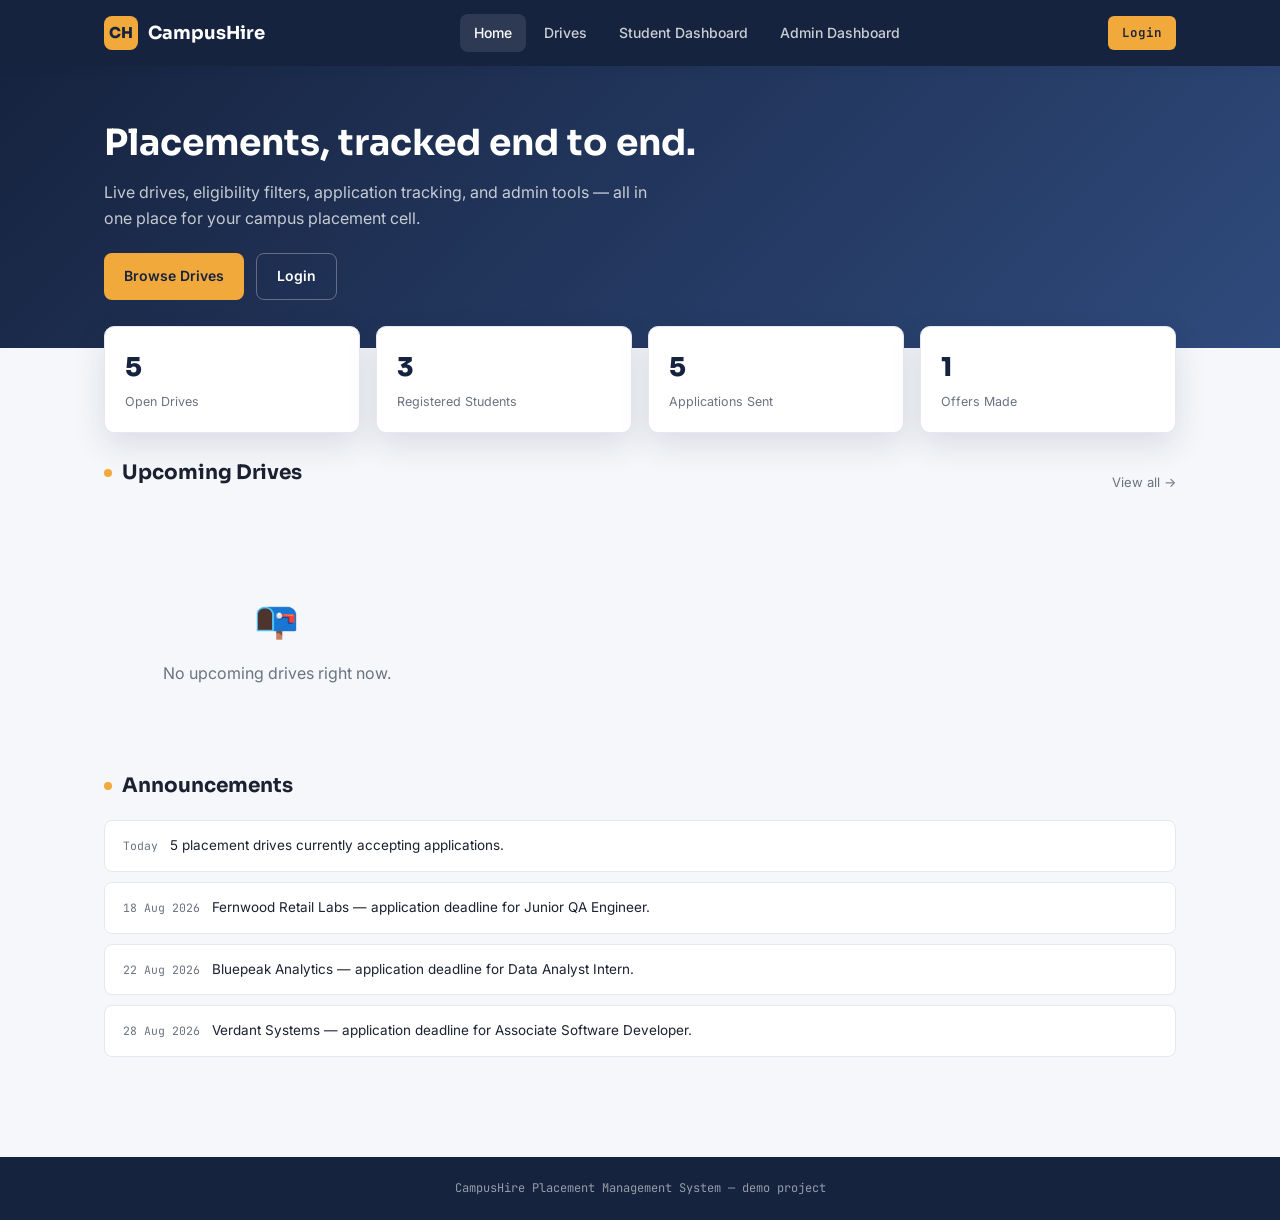
<file: index.html>
<!DOCTYPE html>
<html lang="en">
<head>
<meta charset="UTF-8">
<meta name="viewport" content="width=device-width, initial-scale=1.0">
<title>CampusHire — Placement Management System</title>
<link rel="preconnect" href="https://fonts.googleapis.com">
<link href="https://fonts.googleapis.com/css2?family=Sora:wght@600;700;800&family=Inter:wght@400;500;600&family=JetBrains+Mono:wght@400;500;600&display=swap" rel="stylesheet">
<link rel="stylesheet" href="css/style.css">
<link rel="stylesheet" href="css/home.css">
</head>
<body>

<header class="site-header">
  <div class="container">
    <a href="index.html" class="brand"><span class="brand-mark">CH</span> CampusHire</a>
    <button class="nav-toggle" id="navToggle">&#9776;</button>
    <nav class="main-nav" id="mainNav">
      <a href="index.html" class="active">Home</a>
      <a href="companies.html">Drives</a>
      <a href="student-dashboard.html">Student Dashboard</a>
      <a href="admin-dashboard.html">Admin Dashboard</a>
    </nav>
    <div class="nav-user" id="navUser"></div>
  </div>
</header>

<main>
  <section class="page-hero">
    <div class="container">
      <h1>Placements, tracked end to end.</h1>
      <p>Live drives, eligibility filters, application tracking, and admin tools — all in one place for your campus placement cell.</p>
      <div style="margin-top:22px; display:flex; gap:12px; flex-wrap:wrap;">
        <a href="companies.html" class="btn btn-primary">Browse Drives</a>
        <a href="login.html" class="btn btn-secondary" style="background:transparent;border-color:rgba(255,255,255,0.3);color:#fff;">Login</a>
      </div>
    </div>
  </section>

  <section class="container mt-24">
    <div class="stats-grid" id="statsGrid"></div>
  </section>

  <section class="container mt-24">
    <div class="flex-between mb-24">
      <div class="section-title"><span class="dot"></span>Upcoming Drives</div>
      <a href="companies.html" class="text-muted" style="font-size:13px;">View all &rarr;</a>
    </div>
    <div class="upcoming-grid" id="upcomingGrid"></div>
  </section>

  <section class="container mt-24" style="margin-bottom:40px;">
    <div class="section-title"><span class="dot"></span>Announcements</div>
    <ul class="announce-list" id="announceList"></ul>
  </section>
</main>

<footer class="site-footer">
  <div class="container">CampusHire Placement Management System — demo project</div>
</footer>

<script src="js/data.js"></script>
<script src="js/utils.js"></script>
<script src="js/auth.js"></script>
<script src="js/home.js"></script>
</body>
</html>
</file>
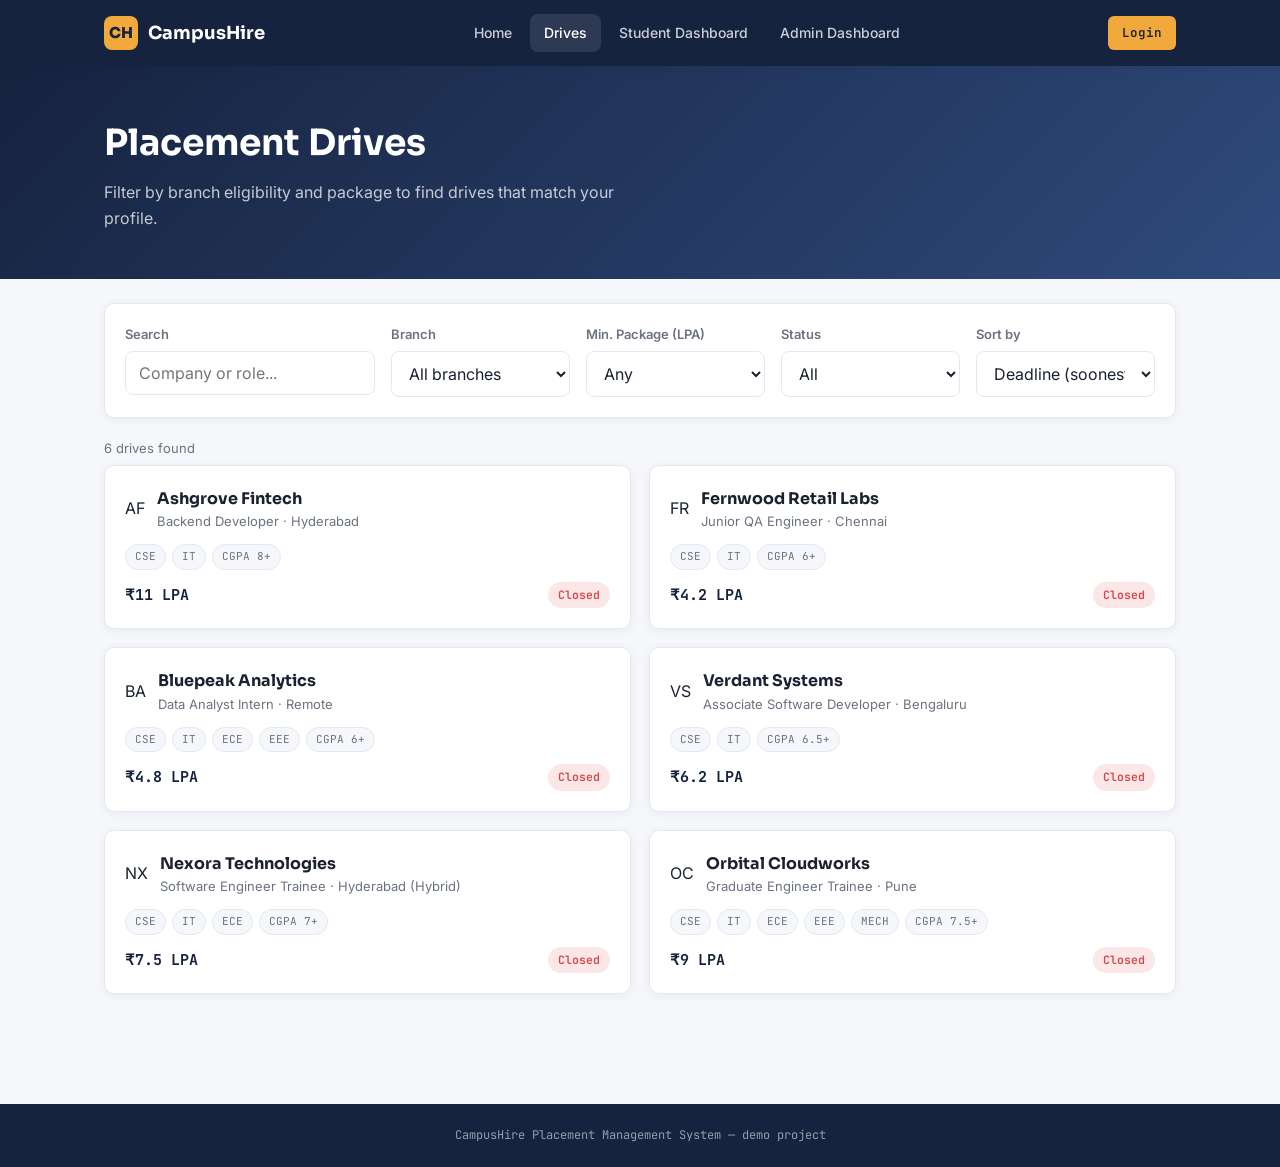
<file: companies.html>
<!DOCTYPE html>
<html lang="en">
<head>
<meta charset="UTF-8">
<meta name="viewport" content="width=device-width, initial-scale=1.0">
<title>Drives — CampusHire</title>
<link rel="preconnect" href="https://fonts.googleapis.com">
<link href="https://fonts.googleapis.com/css2?family=Sora:wght@600;700;800&family=Inter:wght@400;500;600&family=JetBrains+Mono:wght@400;500;600&display=swap" rel="stylesheet">
<link rel="stylesheet" href="css/style.css">
<link rel="stylesheet" href="css/companies.css">
</head>
<body>

<header class="site-header">
  <div class="container">
    <a href="index.html" class="brand"><span class="brand-mark">CH</span> CampusHire</a>
    <button class="nav-toggle" id="navToggle">&#9776;</button>
    <nav class="main-nav" id="mainNav">
      <a href="index.html">Home</a>
      <a href="companies.html" class="active">Drives</a>
      <a href="student-dashboard.html">Student Dashboard</a>
      <a href="admin-dashboard.html">Admin Dashboard</a>
    </nav>
    <div class="nav-user" id="navUser"></div>
  </div>
</header>

<main>
  <section class="page-hero">
    <div class="container">
      <h1>Placement Drives</h1>
      <p>Filter by branch eligibility and package to find drives that match your profile.</p>
    </div>
  </section>

  <section class="container mt-24" style="margin-bottom:50px;">
    <div class="filter-bar card">
      <div class="field" style="margin-bottom:0;">
        <label>Search</label>
        <input type="text" id="fSearch" placeholder="Company or role...">
      </div>
      <div class="field" style="margin-bottom:0;">
        <label>Branch</label>
        <select id="fBranch">
          <option value="">All branches</option>
          <option value="CSE">CSE</option>
          <option value="IT">IT</option>
          <option value="ECE">ECE</option>
          <option value="EEE">EEE</option>
          <option value="MECH">MECH</option>
        </select>
      </div>
      <div class="field" style="margin-bottom:0;">
        <label>Min. Package (LPA)</label>
        <select id="fPackage">
          <option value="0">Any</option>
          <option value="4">4+</option>
          <option value="6">6+</option>
          <option value="8">8+</option>
          <option value="10">10+</option>
        </select>
      </div>
      <div class="field" style="margin-bottom:0;">
        <label>Status</label>
        <select id="fStatus">
          <option value="">All</option>
          <option value="open">Open</option>
          <option value="closed">Closed</option>
        </select>
      </div>
      <div class="field" style="margin-bottom:0;">
        <label>Sort by</label>
        <select id="fSort">
          <option value="deadline">Deadline (soonest)</option>
          <option value="package-desc">Package (high to low)</option>
          <option value="package-asc">Package (low to high)</option>
        </select>
      </div>
    </div>

    <div class="flex-between" style="margin: 20px 0 6px;">
      <span class="text-muted" id="resultCount" style="font-size:13px;"></span>
    </div>

    <div class="company-grid" id="companyGrid"></div>
  </section>
</main>

<footer class="site-footer">
  <div class="container">CampusHire Placement Management System — demo project</div>
</footer>

<script src="js/data.js"></script>
<script src="js/utils.js"></script>
<script src="js/auth.js"></script>
<script src="js/companies.js"></script>
</body>
</html>
</file>
<file: css/style.css>
/* ============ Global reset & variables ============ */
*, *::before, *::after { box-sizing: border-box; margin: 0; padding: 0; }
html { scroll-behavior: smooth; }

:root{
  --navy: #16233F;
  --navy-2: #1E3358;
  --indigo: #2F4A7C;
  --amber: #F2A93B;
  --amber-dark: #D98F1E;
  --bg: #F5F7FA;
  --surface: #FFFFFF;
  --line: #E4E8EF;
  --ink: #1B2130;
  --muted: #6B7280;
  --success: #1E9E6B;
  --success-bg: #E4F7EF;
  --warn: #B8860B;
  --warn-bg: #FDF3DA;
  --danger: #D64545;
  --danger-bg: #FBE7E7;
  --info: #2F6FE0;
  --info-bg: #E8F0FE;
  --radius: 10px;
  --font-heading: 'Sora', sans-serif;
  --font-body: 'Inter', sans-serif;
  --font-mono: 'JetBrains Mono', monospace;
  --shadow: 0 2px 10px rgba(22,35,63,0.06);
  --shadow-lg: 0 12px 32px rgba(22,35,63,0.12);
}

body{
  font-family: var(--font-body);
  background: var(--bg);
  color: var(--ink);
  line-height: 1.6;
  min-height: 100vh;
  display: flex;
  flex-direction: column;
}
main{ flex: 1; width: 100%; }
a{ color: inherit; text-decoration: none; }
ul{ list-style: none; }
img{ max-width: 100%; display: block; }
button, input, select{ font-family: inherit; font-size: inherit; }

.container{ max-width: 1120px; margin: 0 auto; padding: 0 24px; }

/* ============ Header / Nav ============ */
.site-header{
  background: var(--navy);
  color: #fff;
  position: sticky;
  top: 0;
  z-index: 100;
  box-shadow: var(--shadow);
}
.site-header .container{
  display: flex; align-items: center; justify-content: space-between;
  padding-top: 14px; padding-bottom: 14px;
}
.brand{
  display: flex; align-items: center; gap: 10px;
  font-family: var(--font-heading); font-weight: 700; font-size: 18px;
}
.brand-mark{
  width: 34px; height: 34px; border-radius: 8px;
  background: var(--amber);
  color: var(--navy);
  display: flex; align-items: center; justify-content: center;
  font-weight: 800; font-size: 15px;
}
.main-nav{ display: flex; align-items: center; gap: 4px; }
.main-nav a{
  font-size: 14px; font-weight: 500; color: rgba(255,255,255,0.78);
  padding: 8px 14px; border-radius: 8px;
  transition: background 0.2s, color 0.2s;
}
.main-nav a:hover, .main-nav a.active{ background: rgba(255,255,255,0.1); color: #fff; }
.nav-user{
  display: flex; align-items: center; gap: 12px;
  font-family: var(--font-mono); font-size: 12.5px;
}
.role-badge{
  padding: 4px 10px; border-radius: 20px;
  background: rgba(242,169,59,0.18); color: var(--amber);
  font-weight: 600; text-transform: uppercase; letter-spacing: 0.04em; font-size: 11px;
}
.nav-logout{
  color: rgba(255,255,255,0.7); border: 1px solid rgba(255,255,255,0.2);
  padding: 6px 12px; border-radius: 6px; font-size: 12.5px;
  transition: all 0.2s; cursor: pointer; background: none;
}
.nav-logout:hover{ color: #fff; border-color: #fff; }
.nav-toggle{ display: none; }

@media (max-width: 820px){
  .main-nav{ display: none; }
  .nav-toggle{
    display: block; background: none; border: none; color: #fff;
    font-size: 22px; cursor: pointer;
  }
  .main-nav.open{
    display: flex; flex-direction: column; position: absolute;
    top: 62px; left: 0; right: 0; background: var(--navy-2); padding: 12px 20px; gap: 4px;
  }
}

/* ============ Footer ============ */
.site-footer{
  background: var(--navy);
  color: rgba(255,255,255,0.55);
  text-align: center;
  padding: 22px 0;
  font-family: var(--font-mono);
  font-size: 12px;
  margin-top: 60px;
}

/* ============ Buttons ============ */
.btn{
  display: inline-flex; align-items: center; justify-content: center; gap: 8px;
  font-weight: 600; font-size: 14px;
  padding: 11px 20px; border-radius: 8px;
  border: none; cursor: pointer;
  transition: transform 0.15s, box-shadow 0.15s, background 0.15s;
}
.btn-primary{ background: var(--amber); color: var(--navy); }
.btn-primary:hover{ transform: translateY(-2px); box-shadow: var(--shadow-lg); }
.btn-secondary{ background: var(--surface); color: var(--navy); border: 1px solid var(--line); }
.btn-secondary:hover{ border-color: var(--indigo); transform: translateY(-2px); }
.btn-danger{ background: var(--danger-bg); color: var(--danger); }
.btn-danger:hover{ background: var(--danger); color: #fff; }
.btn-block{ width: 100%; }
.btn-sm{ padding: 7px 14px; font-size: 12.5px; border-radius: 6px; }
.btn:disabled{ opacity: 0.5; cursor: not-allowed; transform: none !important; }

/* ============ Cards / generic ============ */
.card{
  background: var(--surface);
  border: 1px solid var(--line);
  border-radius: var(--radius);
  box-shadow: var(--shadow);
}
.page-hero{
  background: linear-gradient(135deg, var(--navy) 0%, var(--indigo) 100%);
  color: #fff;
  padding: 48px 0;
}
.page-hero h1{ font-family: var(--font-heading); font-size: clamp(26px,4vw,36px); margin-bottom: 8px; }
.page-hero p{ color: rgba(255,255,255,0.75); max-width: 560px; }

.section-title{
  font-family: var(--font-heading); font-weight: 700; font-size: 20px;
  margin-bottom: 18px; display: flex; align-items: center; gap: 10px;
}
.section-title .dot{ width: 8px; height: 8px; border-radius: 50%; background: var(--amber); }

/* ============ Badges ============ */
.badge{
  display: inline-block; padding: 4px 10px; border-radius: 20px;
  font-size: 11.5px; font-weight: 600; font-family: var(--font-mono);
  text-transform: capitalize;
}
.badge-applied{ background: var(--info-bg); color: var(--info); }
.badge-shortlisted{ background: var(--warn-bg); color: var(--warn); }
.badge-interview{ background: #EDE7FB; color: #6C4FCE; }
.badge-offered{ background: var(--success-bg); color: var(--success); }
.badge-rejected{ background: var(--danger-bg); color: var(--danger); }
.badge-open{ background: var(--success-bg); color: var(--success); }
.badge-closed{ background: var(--danger-bg); color: var(--danger); }

/* ============ Forms ============ */
.field{ margin-bottom: 16px; }
.field label{ display: block; font-size: 13px; font-weight: 600; margin-bottom: 6px; color: var(--muted); }
.field input, .field select, .field textarea{
  width: 100%; padding: 11px 13px; border: 1px solid var(--line);
  border-radius: 8px; background: var(--surface); color: var(--ink);
  transition: border-color 0.2s;
}
.field input:focus, .field select:focus, .field textarea:focus{
  outline: none; border-color: var(--indigo);
}
.field-row{ display: grid; grid-template-columns: 1fr 1fr; gap: 16px; }
@media (max-width: 600px){ .field-row{ grid-template-columns: 1fr; } }

/* ============ Empty state ============ */
.empty-state{
  text-align: center; padding: 60px 20px; color: var(--muted);
}
.empty-state .icon{ font-size: 36px; margin-bottom: 12px; }

/* ============ Toast ============ */
#toast{
  position: fixed; bottom: 24px; left: 50%; transform: translateX(-50%) translateY(120%);
  background: var(--navy); color: #fff; padding: 12px 22px; border-radius: 8px;
  font-size: 13.5px; font-weight: 500; box-shadow: var(--shadow-lg);
  transition: transform 0.3s ease; z-index: 999;
}
#toast.show{ transform: translateX(-50%) translateY(0); }

/* Utility */
.flex-between{ display: flex; align-items: center; justify-content: space-between; gap: 12px; flex-wrap: wrap; }
.text-muted{ color: var(--muted); }
.mt-24{ margin-top: 24px; }
.mb-24{ margin-bottom: 24px; }
</file>
<file: css/home.css>
.stats-grid{
  display: grid; grid-template-columns: repeat(4, 1fr); gap: 16px;
  margin-top: -46px; position: relative; z-index: 2;
}
@media (max-width: 800px){ .stats-grid{ grid-template-columns: repeat(2, 1fr); } }
.stat-card{
  background: var(--surface); border-radius: var(--radius); box-shadow: var(--shadow-lg);
  padding: 20px; border: 1px solid var(--line);
}
.stat-value{ font-family: var(--font-heading); font-size: 26px; font-weight: 800; color: var(--navy); }
.stat-label{ font-size: 12.5px; color: var(--muted); margin-top: 4px; }

.upcoming-grid{ display: grid; grid-template-columns: repeat(3, 1fr); gap: 18px; }
@media (max-width: 900px){ .upcoming-grid{ grid-template-columns: repeat(2, 1fr); } }
@media (max-width: 600px){ .upcoming-grid{ grid-template-columns: 1fr; } }

.mini-card{
  padding: 18px; display: flex; flex-direction: column; gap: 10px;
  transition: transform 0.2s, box-shadow 0.2s;
}
.mini-card:hover{ transform: translateY(-3px); box-shadow: var(--shadow-lg); }
.mini-card-top{ display: flex; align-items: center; gap: 10px; }
.logo-chip{
  width: 40px; height: 40px; border-radius: 8px; background: var(--navy);
  color: var(--amber); display: flex; align-items: center; justify-content: center;
  font-family: var(--font-heading); font-weight: 700; font-size: 14px; flex-shrink: 0;
}
.mini-card-name{ font-weight: 600; font-size: 15px; }
.mini-card-role{ font-size: 12.5px; color: var(--muted); }
.mini-card-meta{ display: flex; justify-content: space-between; align-items: center; font-size: 12.5px; }
.mini-card-pkg{ font-family: var(--font-mono); color: var(--navy); font-weight: 600; }

.announce-list{ display: flex; flex-direction: column; gap: 10px; }
.announce-item{
  padding: 14px 18px; border-radius: 8px; background: var(--surface);
  border: 1px solid var(--line); font-size: 13.5px; display: flex; gap: 12px; align-items: flex-start;
}
.announce-item .dt{ font-family: var(--font-mono); font-size: 11.5px; color: var(--muted); white-space: nowrap; padding-top: 2px; }
</file>
<file: css/companies.css>
.filter-bar{
  padding: 20px; display: grid;
  grid-template-columns: 1.4fr 1fr 1fr 1fr 1fr; gap: 16px;
}
@media (max-width: 900px){ .filter-bar{ grid-template-columns: 1fr 1fr; } }
@media (max-width: 560px){ .filter-bar{ grid-template-columns: 1fr; } }

.company-grid{ display: grid; grid-template-columns: repeat(2, 1fr); gap: 18px; }
@media (max-width: 760px){ .company-grid{ grid-template-columns: 1fr; } }

.company-card{
  padding: 20px; display: flex; flex-direction: column; gap: 12px;
  transition: transform 0.2s, box-shadow 0.2s;
}
.company-card:hover{ transform: translateY(-3px); box-shadow: var(--shadow-lg); }
.company-card-top{ display: flex; gap: 12px; align-items: center; }
.company-card-name{ font-family: var(--font-heading); font-weight: 700; font-size: 16px; }
.company-card-role{ font-size: 13px; color: var(--muted); }
.company-card-tags{ display: flex; flex-wrap: wrap; gap: 6px; }
.tag{
  font-family: var(--font-mono); font-size: 11px; padding: 3px 9px; border-radius: 20px;
  background: var(--bg); border: 1px solid var(--line); color: var(--muted);
}
.company-card-bottom{ display: flex; justify-content: space-between; align-items: center; }
.company-card-pkg{ font-family: var(--font-mono); font-weight: 700; color: var(--navy); font-size: 15px; }
</file>
